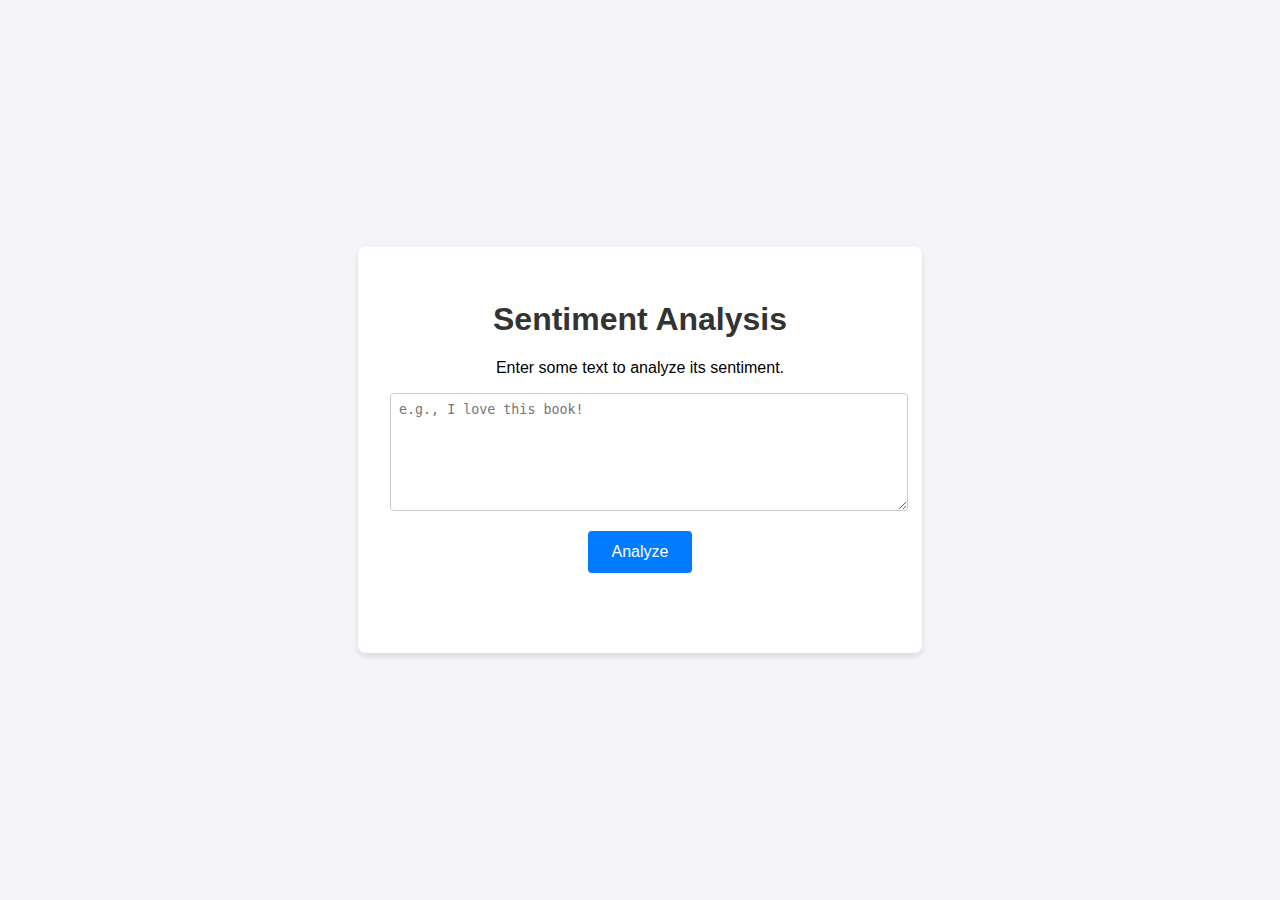
<file: examples/index.html>
<!DOCTYPE html>
<html lang="en">
<head>
    <meta charset="UTF-8">
    <meta name="viewport" content="width=device-width, initial-scale=1.0">
    <title>Sentiment Analysis Example</title>
    <link rel="stylesheet" href="style.css">
</head>
<body>
    <div class="container">
        <h1>Sentiment Analysis</h1>
        <p>Enter some text to analyze its sentiment.</p>
        <textarea id="text-input" placeholder="e.g., I love this book!"></textarea>
        <button id="analyze-btn">Analyze</button>
        <div id="result"></div>
    </div>
    <script src="app.js"></script>
</body>
</html>
</file>
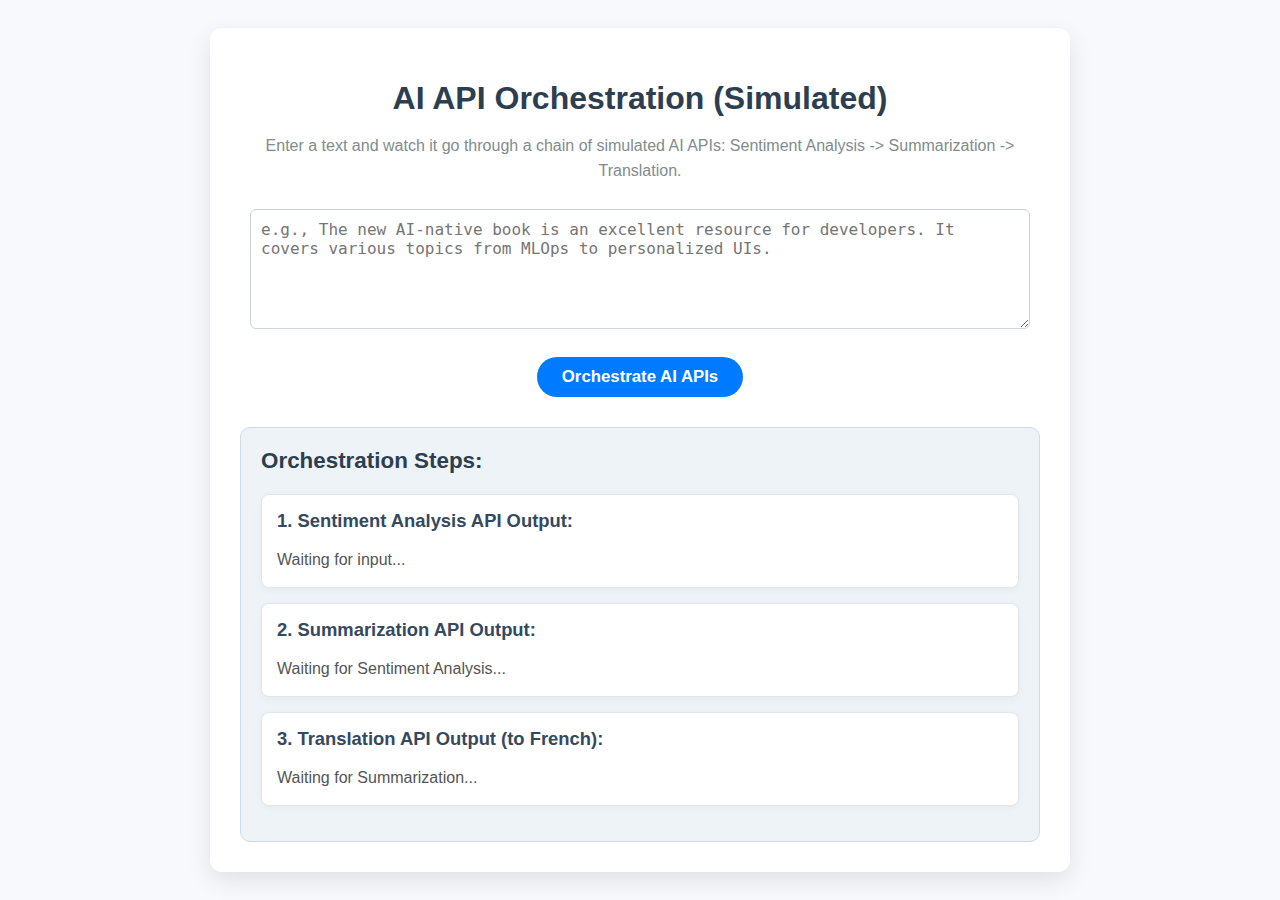
<file: examples/chapter10/index.html>
<!DOCTYPE html>
<html lang="en">
<head>
    <meta charset="UTF-8">
    <meta name="viewport" content="width=device-width, initial-scale=1.0">
    <title>Chapter 10: AI API Orchestration Example</title>
    <link rel="stylesheet" href="style.css">
</head>
<body>
    <div class="container">
        <h1>AI API Orchestration (Simulated)</h1>
        <p>Enter a text and watch it go through a chain of simulated AI APIs: Sentiment Analysis -> Summarization -> Translation.</p>
        
        <textarea id="input-text" placeholder="e.g., The new AI-native book is an excellent resource for developers. It covers various topics from MLOps to personalized UIs."></textarea>
        <button id="orchestrate-btn">Orchestrate AI APIs</button>

        <div id="results-area">
            <h2>Orchestration Steps:</h2>
            <div class="api-step" id="sentiment-step">
                <h3>1. Sentiment Analysis API Output:</h3>
                <p id="sentiment-output">Waiting for input...</p>
            </div>
            <div class="api-step" id="summarization-step">
                <h3>2. Summarization API Output:</h3>
                <p id="summarization-output">Waiting for Sentiment Analysis...</p>
            </div>
            <div class="api-step" id="translation-step">
                <h3>3. Translation API Output (to French):</h3>
                <p id="translation-output">Waiting for Summarization...</p>
            </div>
        </div>
    </div>
    <script src="app.js"></script>
</body>
</html>
</file>
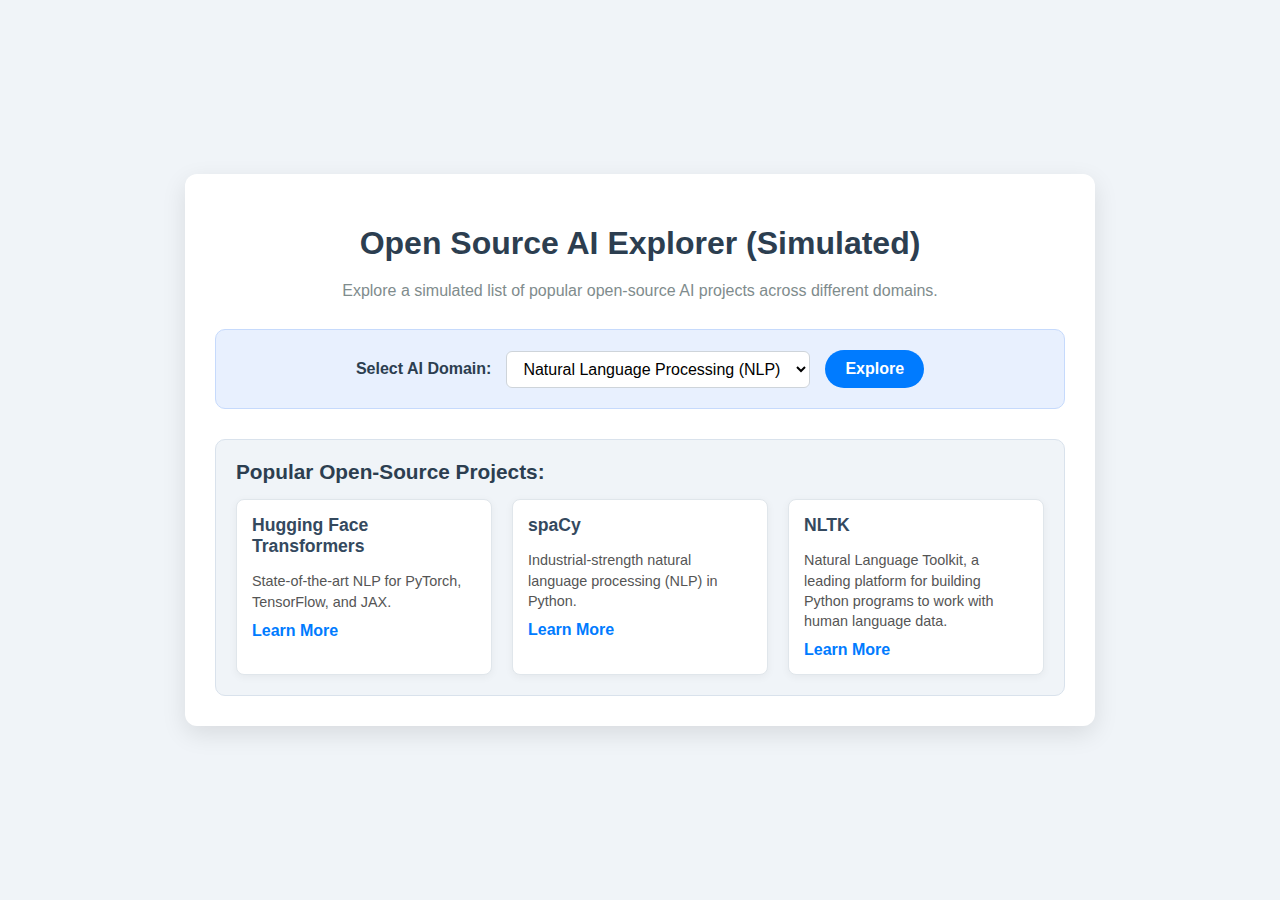
<file: examples/chapter11/index.html>
<!DOCTYPE html>
<html lang="en">
<head>
    <meta charset="UTF-8">
    <meta name="viewport" content="width=device-width, initial-scale=1.0">
    <title>Chapter 11: Open Source AI Explorer</title>
    <link rel="stylesheet" href="style.css">
</head>
<body>
    <div class="container">
        <h1>Open Source AI Explorer (Simulated)</h1>
        <p>Explore a simulated list of popular open-source AI projects across different domains.</p>
        
        <div class="selection-area">
            <label for="ai-domain-select">Select AI Domain:</label>
            <select id="ai-domain-select">
                <option value="nlp">Natural Language Processing (NLP)</option>
                <option value="cv">Computer Vision (CV)</option>
                <option value="mlops">MLOps & MLOps Tools</option>
                <option value="frameworks">ML Frameworks</option>
            </select>
            <button id="explore-btn">Explore</button>
        </div>

        <div id="projects-list-area">
            <h2>Popular Open-Source Projects:</h2>
            <div id="projects-container">
                <p>Select a domain and click 'Explore' to see projects.</p>
            </div>
        </div>
    </div>
    <script src="app.js"></script>
</body>
</html>
</file>
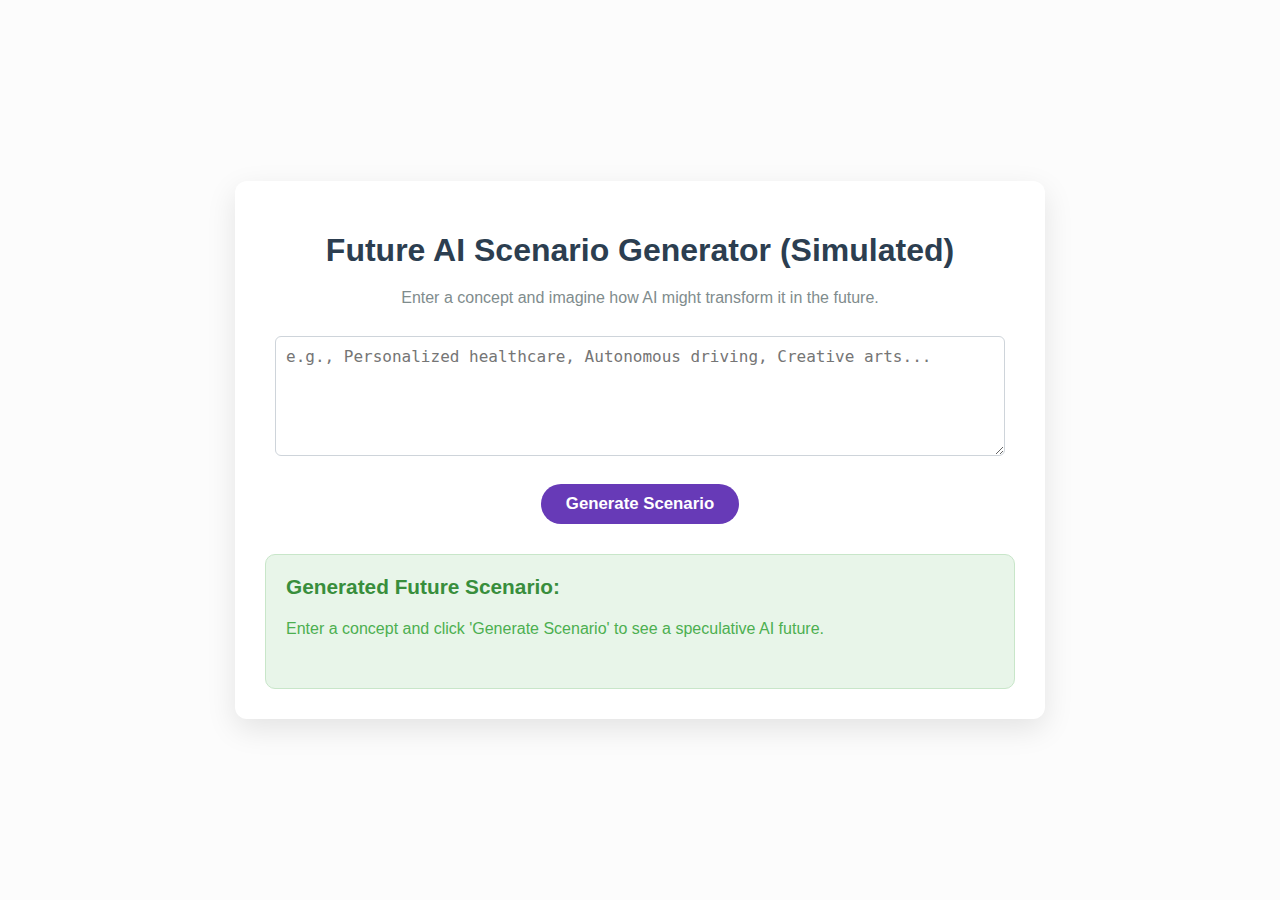
<file: examples/chapter12/index.html>
<!DOCTYPE html>
<html lang="en">
<head>
    <meta charset="UTF-8">
    <meta name="viewport" content="width=device-width, initial-scale=1.0">
    <title>Chapter 12: Future AI Scenario Generator</title>
    <link rel="stylesheet" href="style.css">
</head>
<body>
    <div class="container">
        <h1>Future AI Scenario Generator (Simulated)</h1>
        <p>Enter a concept and imagine how AI might transform it in the future.</p>
        
        <textarea id="future-concept-input" placeholder="e.g., Personalized healthcare, Autonomous driving, Creative arts..."></textarea>
        <button id="generate-scenario-btn">Generate Scenario</button>

        <div id="scenario-output-area">
            <h2>Generated Future Scenario:</h2>
            <p id="generated-scenario-text">Enter a concept and click 'Generate Scenario' to see a speculative AI future.</p>
        </div>
    </div>
    <script src="app.js"></script>
</body>
</html>
</file>
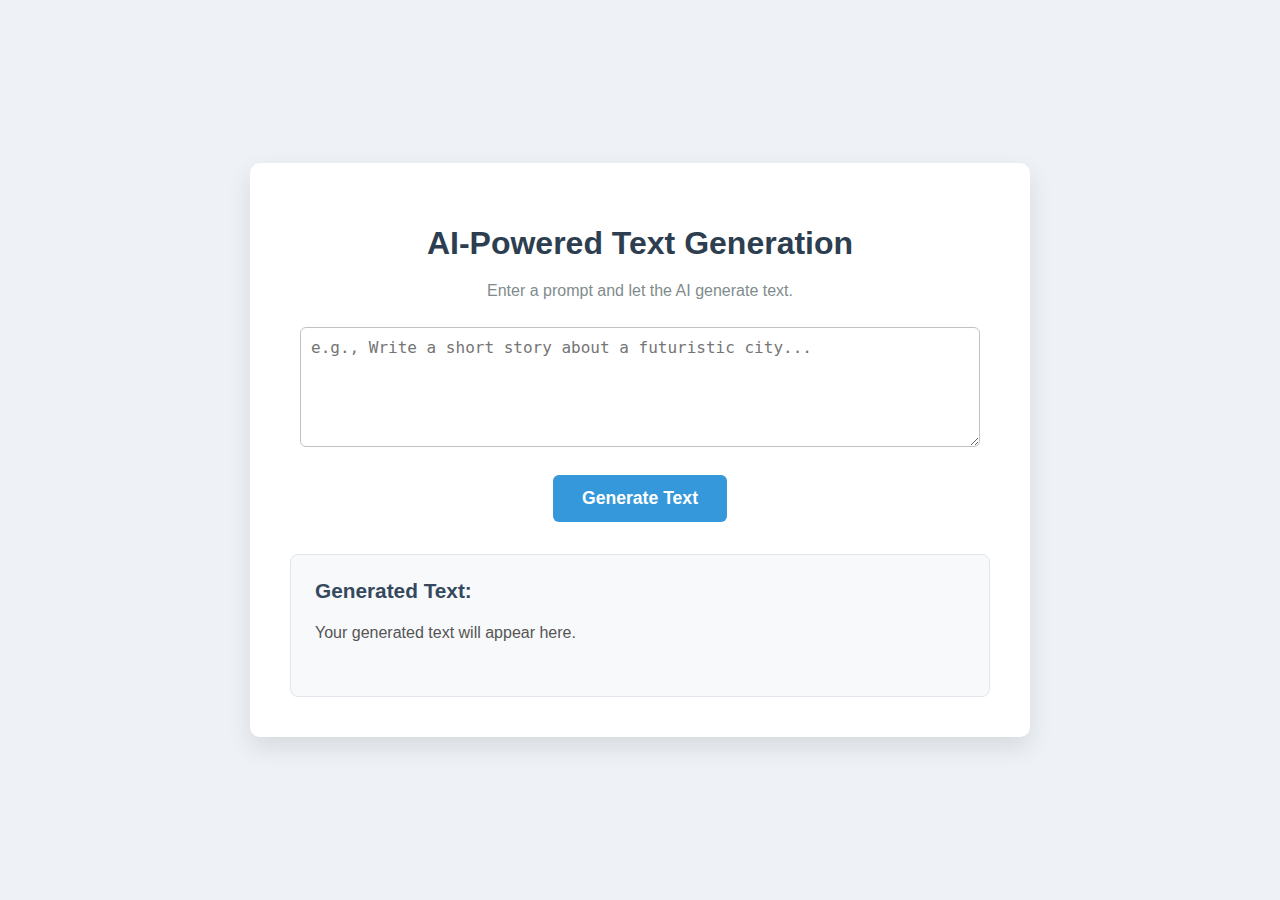
<file: examples/chapter2/index.html>
<!DOCTYPE html>
<html lang="en">
<head>
    <meta charset="UTF-8">
    <meta name="viewport" content="width=device-width, initial-scale=1.0">
    <title>Chapter 2: Text Generation Example</title>
    <link rel="stylesheet" href="style.css">
</head>
<body>
    <div class="container">
        <h1>AI-Powered Text Generation</h1>
        <p>Enter a prompt and let the AI generate text.</p>
        <textarea id="prompt-input" placeholder="e.g., Write a short story about a futuristic city..."></textarea>
        <button id="generate-btn">Generate Text</button>
        <div id="output-area">
            <h2>Generated Text:</h2>
            <p id="generated-text">Your generated text will appear here.</p>
        </div>
    </div>
    <script src="app.js"></script>
</body>
</html>
</file>
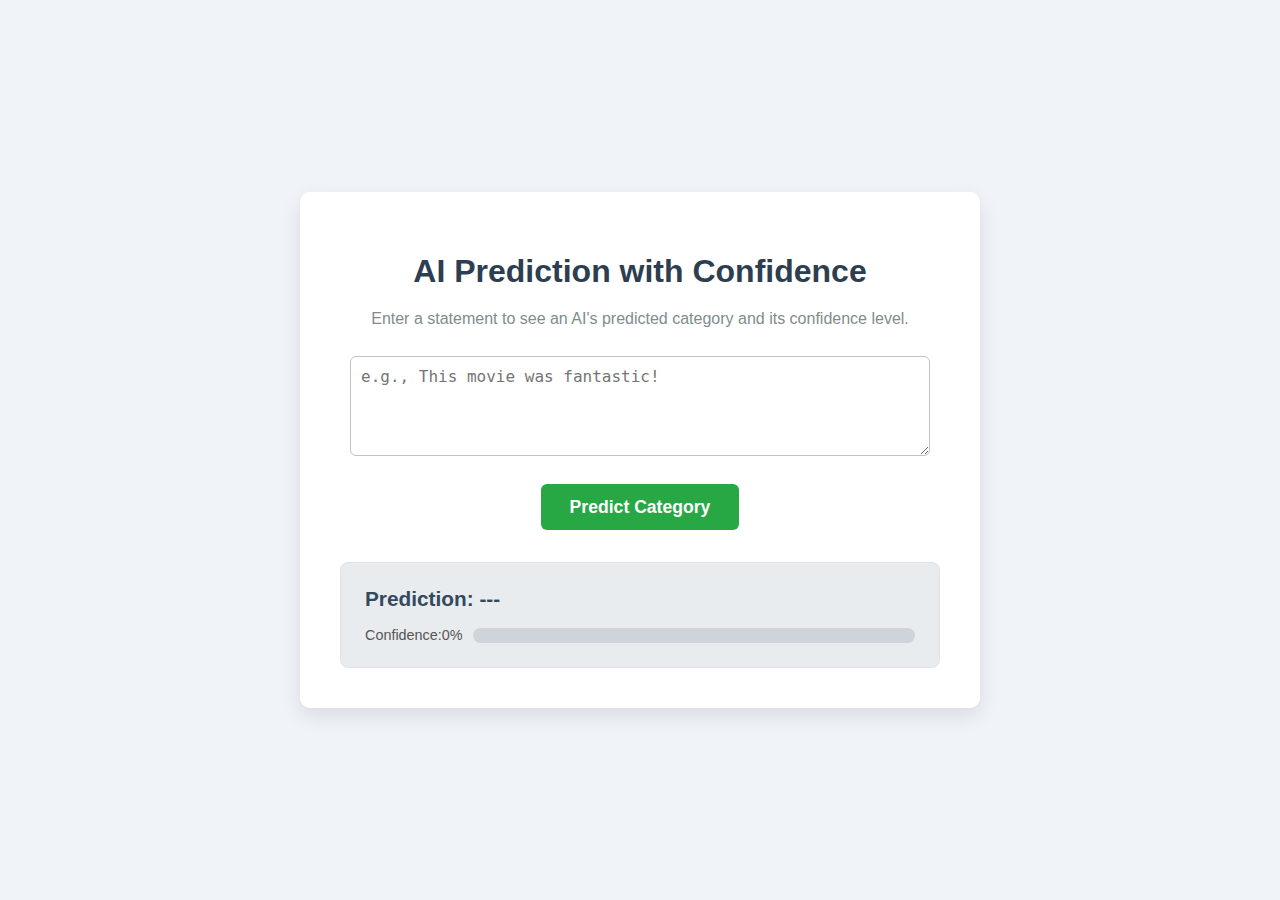
<file: examples/chapter3/index.html>
<!DOCTYPE html>
<html lang="en">
<head>
    <meta charset="UTF-8">
    <meta name="viewport" content="width=device-width, initial-scale=1.0">
    <title>Chapter 3: Uncertainty Visualization Example</title>
    <link rel="stylesheet" href="style.css">
</head>
<body>
    <div class="container">
        <h1>AI Prediction with Confidence</h1>
        <p>Enter a statement to see an AI's predicted category and its confidence level.</p>
        <textarea id="statement-input" placeholder="e.g., This movie was fantastic!"></textarea>
        <button id="predict-btn">Predict Category</button>
        <div id="result">
            <h2>Prediction: <span id="prediction-text">---</span></h2>
            <div class="confidence-bar-container">
                Confidence: <span id="confidence-percentage">0%</span>
                <div class="confidence-bar">
                    <div id="confidence-fill" style="width: 0%;"></div>
                </div>
            </div>
        </div>
    </div>
    <script src="app.js"></script>
</body>
</html>
</file>
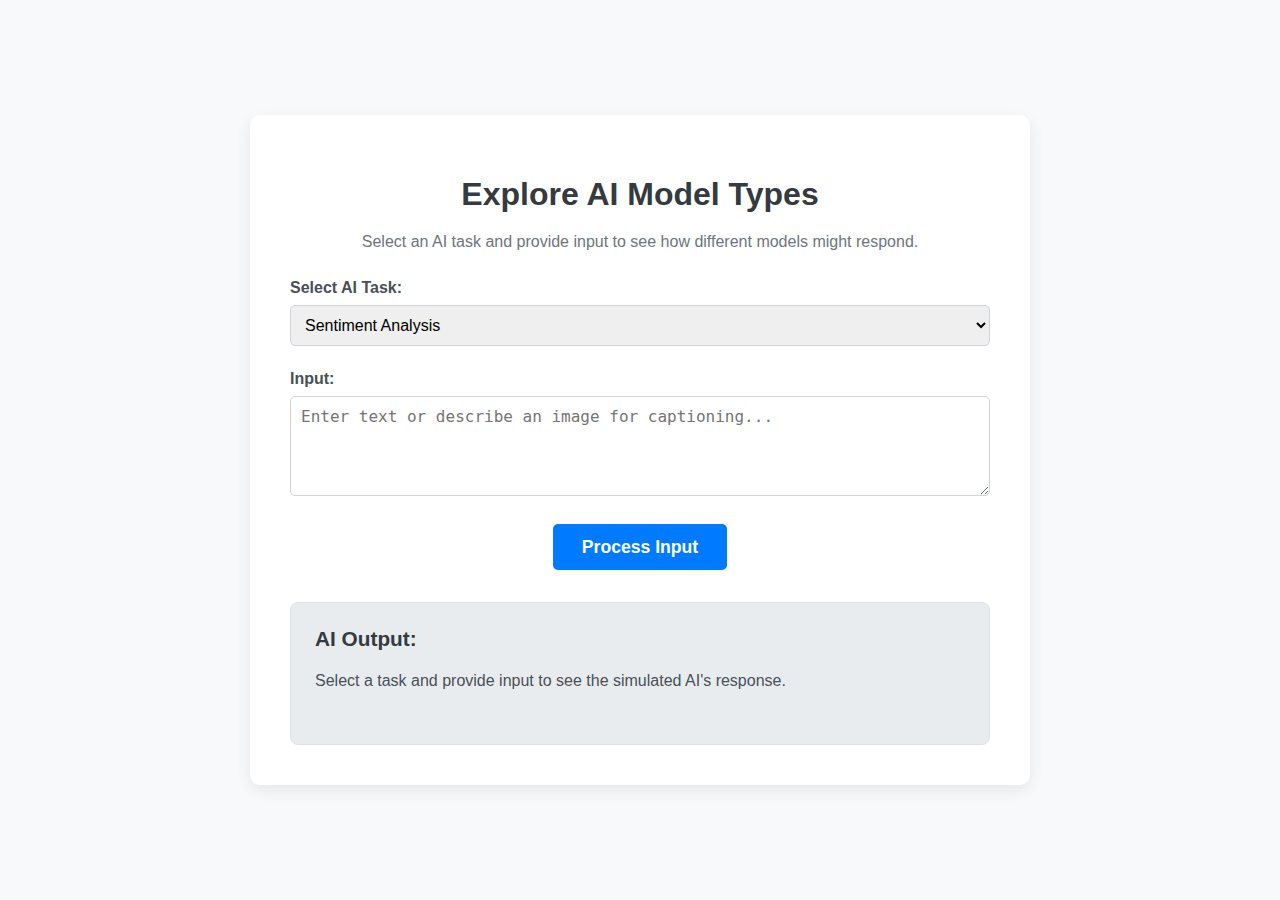
<file: examples/chapter4/index.html>
<!DOCTYPE html>
<html lang="en">
<head>
    <meta charset="UTF-8">
    <meta name="viewport" content="width=device-width, initial-scale=1.0">
    <title>Chapter 4: AI Model Types Example</title>
    <link rel="stylesheet" href="style.css">
</head>
<body>
    <div class="container">
        <h1>Explore AI Model Types</h1>
        <p>Select an AI task and provide input to see how different models might respond.</p>

        <div class="input-group">
            <label for="ai-task-select">Select AI Task:</label>
            <select id="ai-task-select">
                <option value="sentiment_analysis">Sentiment Analysis</option>
                <option value="text_summarization">Text Summarization</option>
                <option value="image_captioning">Image Captioning (Simulated)</option>
                <option value="translation">Language Translation</option>
            </select>
        </div>

        <div class="input-group">
            <label for="user-input-text">Input:</label>
            <textarea id="user-input-text" placeholder="Enter text or describe an image for captioning..."></textarea>
        </div>
        
        <button id="process-btn">Process Input</button>

        <div id="output-area">
            <h2>AI Output:</h2>
            <p id="ai-output-text">Select a task and provide input to see the simulated AI's response.</p>
        </div>
    </div>
    <script src="app.js"></script>
</body>
</html>
</file>
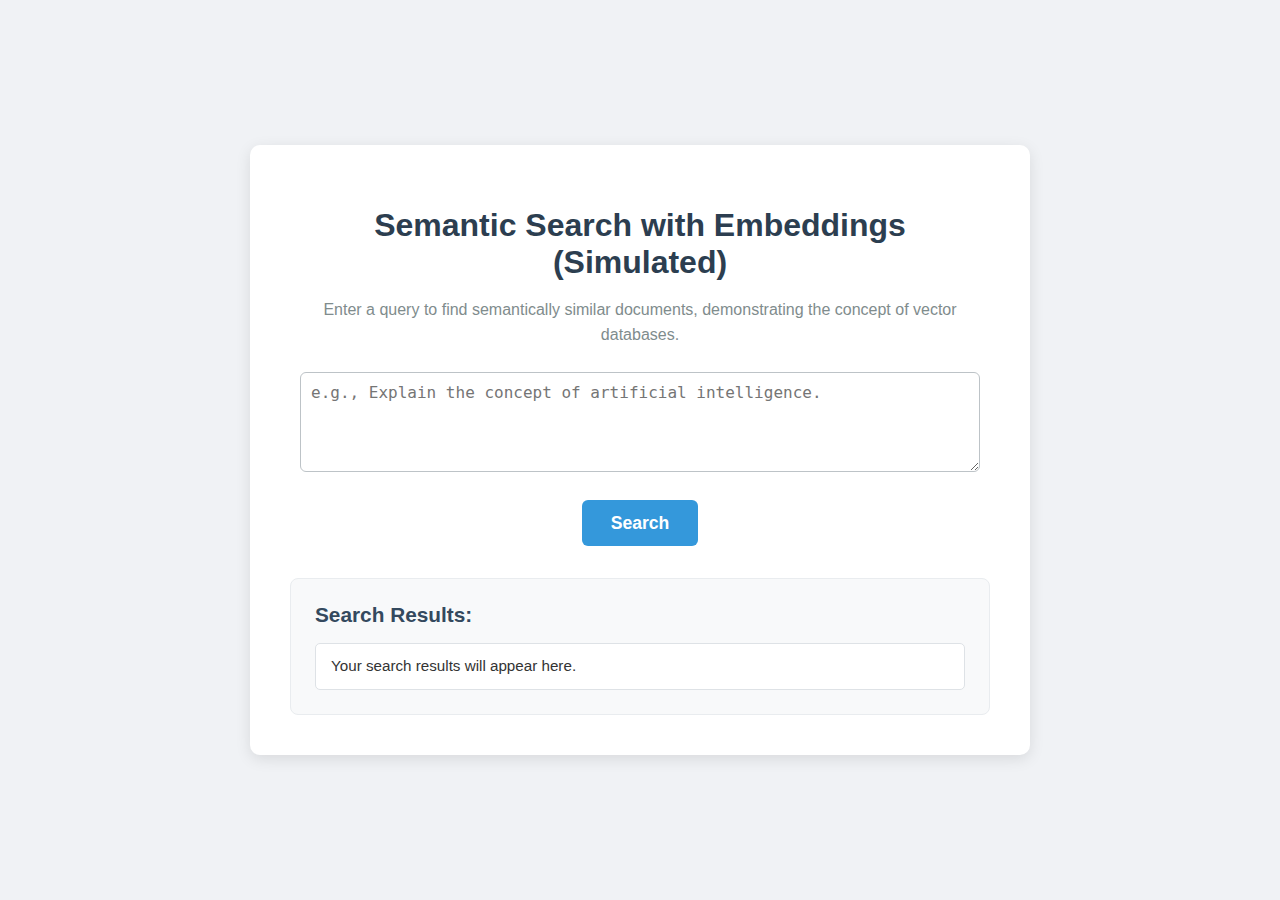
<file: examples/chapter5/index.html>
<!DOCTYPE html>
<html lang="en">
<head>
    <meta charset="UTF-8">
    <meta name="viewport" content="width=device-width, initial-scale=1.0">
    <title>Chapter 5: Semantic Search Example</title>
    <link rel="stylesheet" href="style.css">
</head>
<body>
    <div class="container">
        <h1>Semantic Search with Embeddings (Simulated)</h1>
        <p>Enter a query to find semantically similar documents, demonstrating the concept of vector databases.</p>
        <textarea id="search-query-input" placeholder="e.g., Explain the concept of artificial intelligence."></textarea>
        <button id="search-btn">Search</button>
        <div id="results-area">
            <h2>Search Results:</h2>
            <ul id="search-results-list">
                <li>Your search results will appear here.</li>
            </ul>
        </div>
    </div>
    <script src="app.js"></script>
</body>
</html>
</file>
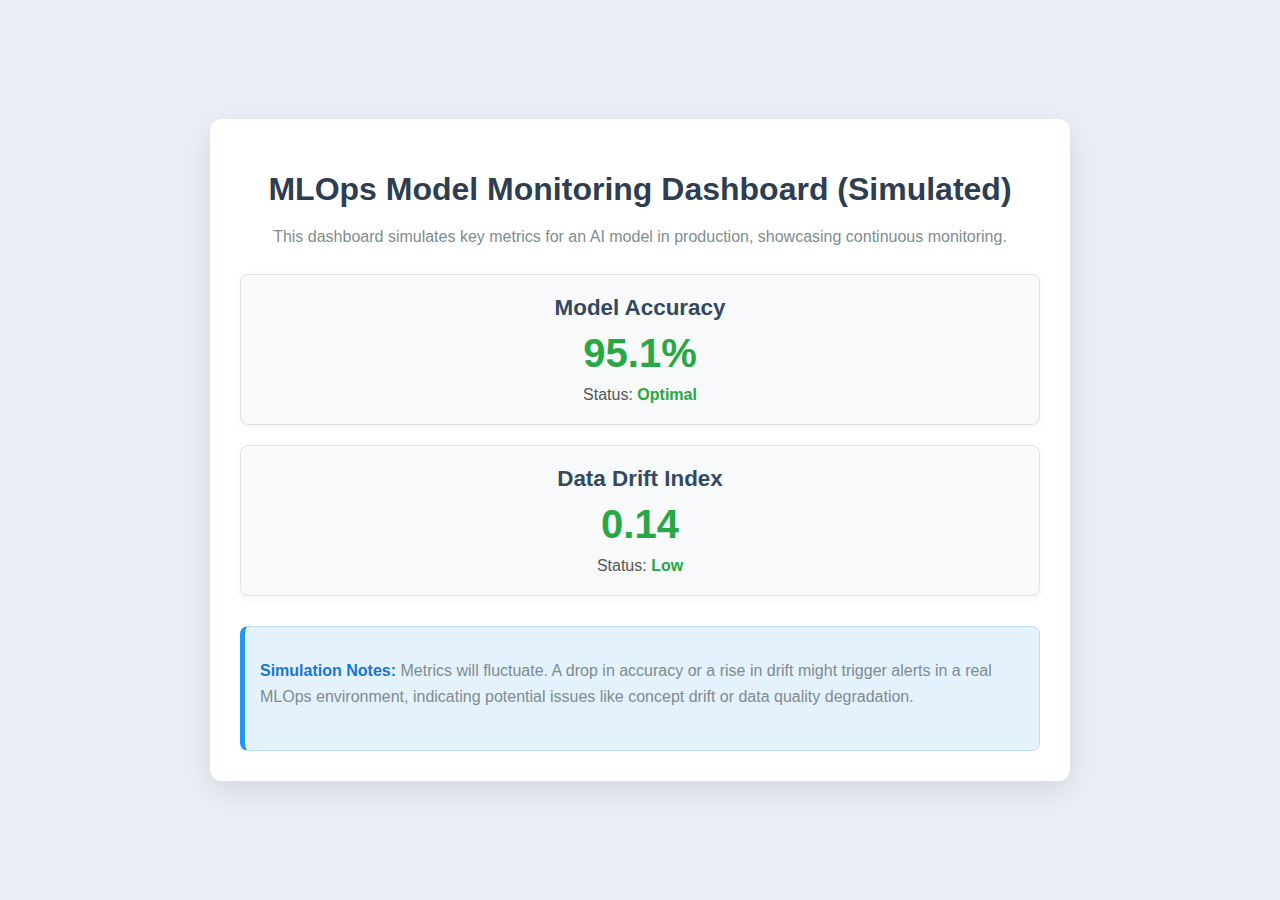
<file: examples/chapter6/index.html>
<!DOCTYPE html>
<html lang="en">
<head>
    <meta charset="UTF-8">
    <meta name="viewport" content="width=device-width, initial-scale=1.0">
    <title>Chapter 6: MLOps Monitoring Dashboard</title>
    <link rel="stylesheet" href="style.css">
</head>
<body>
    <div class="container">
        <h1>MLOps Model Monitoring Dashboard (Simulated)</h1>
        <p>This dashboard simulates key metrics for an AI model in production, showcasing continuous monitoring.</p>

        <div class="metric-card">
            <h2>Model Accuracy</h2>
            <div class="metric-value" id="accuracy-value">95.0%</div>
            <div class="metric-status" id="accuracy-status">Status: <span class="good">Optimal</span></div>
        </div>

        <div class="metric-card">
            <h2>Data Drift Index</h2>
            <div class="metric-value" id="drift-value">0.15</div>
            <div class="metric-status" id="drift-status">Status: <span class="good">Low</span></div>
        </div>

        <div class="info-box">
            <p><strong>Simulation Notes:</strong> Metrics will fluctuate. A drop in accuracy or a rise in drift
                might trigger alerts in a real MLOps environment, indicating potential issues like
                concept drift or data quality degradation.</p>
        </div>
    </div>
    <script src="app.js"></script>
</body>
</html>
</file>
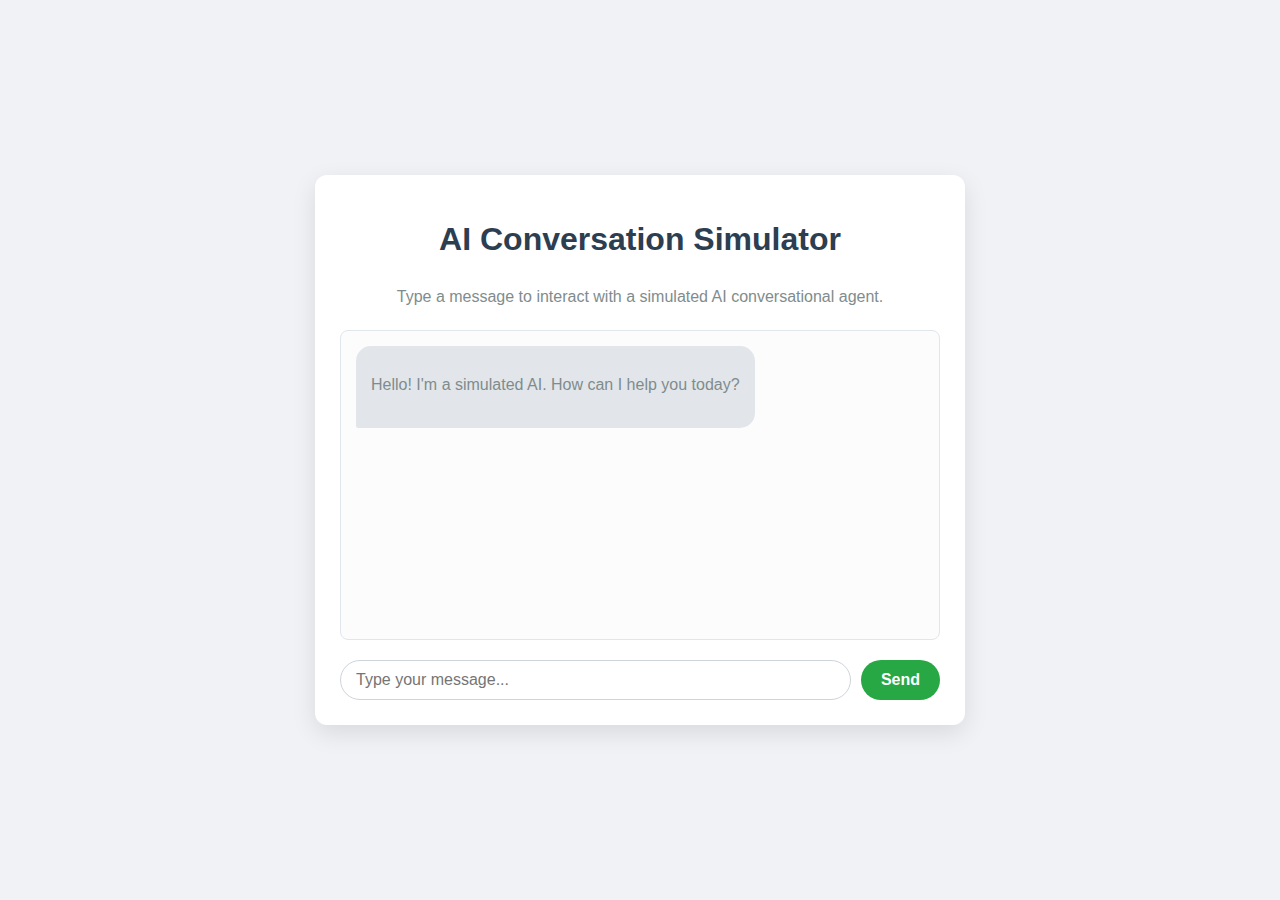
<file: examples/chapter7/index.html>
<!DOCTYPE html>
<html lang="en">
<head>
    <meta charset="UTF-8">
    <meta name="viewport" content="width=device-width, initial-scale=1.0">
    <title>Chapter 7: Conversational AI Example</title>
    <link rel="stylesheet" href="style.css">
</head>
<body>
    <div class="container">
        <h1>AI Conversation Simulator</h1>
        <p>Type a message to interact with a simulated AI conversational agent.</p>
        
        <div class="chat-window" id="chat-window">
            <div class="message ai-message">
                <p>Hello! I'm a simulated AI. How can I help you today?</p>
            </div>
        </div>

        <div class="chat-input">
            <input type="text" id="user-input" placeholder="Type your message...">
            <button id="send-btn">Send</button>
        </div>
    </div>
    <script src="app.js"></script>
</body>
</html>
</file>
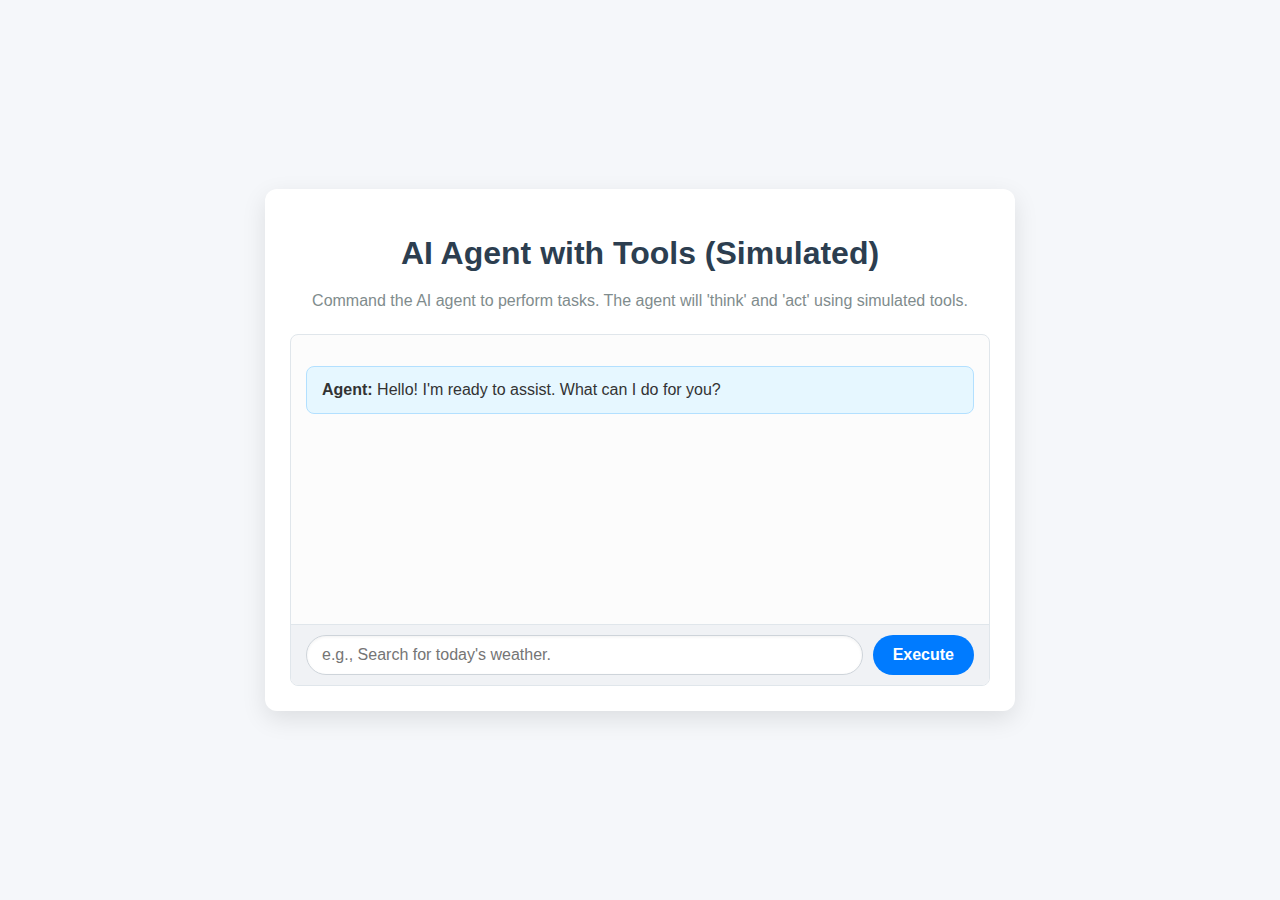
<file: examples/chapter8/index.html>
<!DOCTYPE html>
<html lang="en">
<head>
    <meta charset="UTF-8">
    <meta name="viewport" content="width=device-width, initial-scale=1.0">
    <title>Chapter 8: AI Agent Simulation Example</title>
    <link rel="stylesheet" href="style.css">
</head>
<body>
    <div class="container">
        <h1>AI Agent with Tools (Simulated)</h1>
        <p>Command the AI agent to perform tasks. The agent will 'think' and 'act' using simulated tools.</p>
        
        <div class="agent-console">
            <div class="agent-output" id="agent-output">
                <p class="agent-message"><strong>Agent:</strong> Hello! I'm ready to assist. What can I do for you?</p>
            </div>
            <div class="agent-input">
                <input type="text" id="command-input" placeholder="e.g., Search for today's weather.">
                <button id="send-command-btn">Execute</button>
            </div>
        </div>
    </div>
    <script src="app.js"></script>
</body>
</html>
</file>
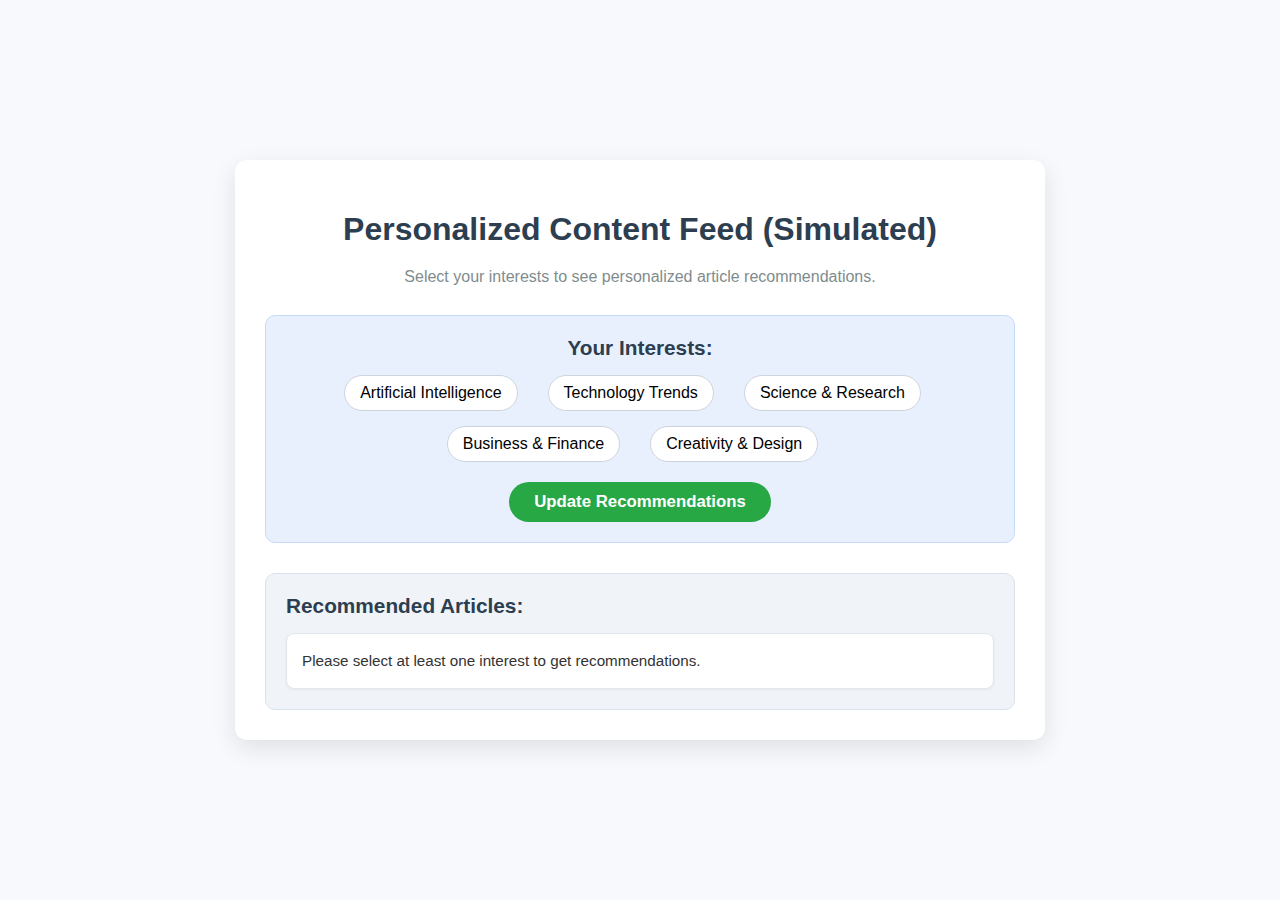
<file: examples/chapter9/index.html>
<!DOCTYPE html>
<html lang="en">
<head>
    <meta charset="UTF-8">
    <meta name="viewport" content="width=device-width, initial-scale=1.0">
    <title>Chapter 9: Personalization Example</title>
    <link rel="stylesheet" href="style.css">
</head>
<body>
    <div class="container">
        <h1>Personalized Content Feed (Simulated)</h1>
        <p>Select your interests to see personalized article recommendations.</p>
        
        <div class="preferences-selection">
            <h2>Your Interests:</h2>
            <div class="checkbox-group">
                <input type="checkbox" id="ai" value="AI"> <label for="ai">Artificial Intelligence</label><br>
                <input type="checkbox" id="tech" value="Tech"> <label for="tech">Technology Trends</label><br>
                <input type="checkbox" id="science" value="Science"> <label for="science">Science & Research</label><br>
                <input type="checkbox" id="business" value="Business"> <label for="business">Business & Finance</label><br>
                <input type="checkbox" id="creativity" value="Creativity"> <label for="creativity">Creativity & Design</label><br>
            </div>
            <button id="update-recommendations-btn">Update Recommendations</button>
        </div>

        <div id="recommendations-area">
            <h2>Recommended Articles:</h2>
            <ul id="recommendations-list">
                <li>Select your interests and click 'Update Recommendations' to see personalized content.</li>
            </ul>
        </div>
    </div>
    <script src="app.js"></script>
</body>
</html>
</file>
<file: examples/style.css>
body {
    font-family: sans-serif;
    background-color: #f4f4f9;
    display: flex;
    justify-content: center;
    align-items: center;
    height: 100vh;
    margin: 0;
}

.container {
    background: #fff;
    padding: 2rem;
    border-radius: 8px;
    box-shadow: 0 4px 6px rgba(0, 0, 0, 0.1);
    text-align: center;
    width: 90%;
    max-width: 500px;
}

h1 {
    color: #333;
}

textarea {
    width: 100%;
    height: 100px;
    padding: 0.5rem;
    border-radius: 4px;
    border: 1px solid #ccc;
    margin-bottom: 1rem;
    resize: vertical;
}

button {
    background-color: #007bff;
    color: #fff;
    border: none;
    padding: 0.75rem 1.5rem;
    border-radius: 4px;
    cursor: pointer;
    font-size: 1rem;
}

button:hover {
    background-color: #0056b3;
}

#result {
    margin-top: 1rem;
    padding: 1rem;
    border-radius: 4px;
    font-size: 1.2rem;
}

.positive {
    background-color: #d4edda;
    color: #155724;
}

.negative {
    background-color: #f8d7da;
    color: #721c24;
}

.neutral {
    background-color: #e2e3e5;
    color: #383d41;
}
</file>
<file: examples/chapter10/style.css>
body {
    font-family: 'Segoe UI', Tahoma, Geneva, Verdana, sans-serif;
    background-color: #f7f9fc;
    display: flex;
    justify-content: center;
    align-items: center;
    min-height: 100vh;
    margin: 0;
    padding: 20px;
    box-sizing: border-box;
}

.container {
    background: #ffffff;
    padding: 30px;
    border-radius: 12px;
    box-shadow: 0 8px 25px rgba(0, 0, 0, 0.1);
    text-align: center;
    width: 90%;
    max-width: 800px;
}

h1 {
    color: #2c3e50;
    margin-bottom: 15px;
}

p {
    color: #7f8c8d;
    margin-bottom: 25px;
    line-height: 1.6;
}

textarea {
    width: calc(100% - 20px);
    height: 120px;
    padding: 10px;
    margin-bottom: 1.5rem;
    border: 1px solid #ced4da;
    border-radius: 6px;
    font-size: 1rem;
    resize: vertical;
    box-sizing: border-box;
}

button {
    background-color: #007bff; /* Blue for Orchestrate */
    color: #fff;
    border: none;
    padding: 10px 25px;
    border-radius: 25px;
    cursor: pointer;
    font-size: 1.05rem;
    font-weight: bold;
    transition: background-color 0.3s ease;
}

button:hover {
    background-color: #0056b3;
}

#results-area {
    margin-top: 30px;
    padding: 20px;
    background-color: #eef3f8;
    border: 1px solid #d0dae6;
    border-radius: 10px;
    text-align: left;
}

#results-area h2 {
    color: #2c3e50;
    margin-top: 0;
    margin-bottom: 20px;
    font-size: 1.4rem;
}

.api-step {
    background-color: #ffffff;
    border: 1px solid #e0e6eb;
    border-radius: 8px;
    padding: 15px;
    margin-bottom: 15px;
    box-shadow: 0 2px 8px rgba(0, 0, 0, 0.04);
}

.api-step h3 {
    color: #34495e;
    margin-top: 0;
    margin-bottom: 10px;
    font-size: 1.15rem;
}

.api-step p {
    color: #555;
    margin-bottom: 0;
    line-height: 1.5;
}
</file>
<file: examples/chapter11/style.css>
body {
    font-family: 'Segoe UI', Tahoma, Geneva, Verdana, sans-serif;
    background-color: #f0f4f8;
    display: flex;
    justify-content: center;
    align-items: center;
    min-height: 100vh;
    margin: 0;
    padding: 20px;
    box-sizing: border-box;
}

.container {
    background: #ffffff;
    padding: 30px;
    border-radius: 12px;
    box-shadow: 0 8px 25px rgba(0, 0, 0, 0.1);
    text-align: center;
    width: 90%;
    max-width: 850px;
}

h1 {
    color: #2c3e50;
    margin-bottom: 15px;
}

p {
    color: #7f8c8d;
    margin-bottom: 25px;
    line-height: 1.6;
}

.selection-area {
    background-color: #e8f0fe;
    border: 1px solid #c6dafc;
    border-radius: 10px;
    padding: 20px;
    margin-bottom: 30px;
    display: flex;
    justify-content: center;
    align-items: center;
    gap: 15px;
    flex-wrap: wrap;
}

.selection-area label {
    color: #2c3e50;
    font-weight: bold;
}

.selection-area select {
    padding: 8px 12px;
    border: 1px solid #ced4da;
    border-radius: 6px;
    font-size: 1rem;
    background-color: #ffffff;
}

.selection-area button {
    background-color: #007bff;
    color: #fff;
    border: none;
    padding: 10px 20px;
    border-radius: 20px;
    cursor: pointer;
    font-size: 1rem;
    font-weight: bold;
    transition: background-color 0.3s ease;
}

.selection-area button:hover {
    background-color: #0056b3;
}

#projects-list-area {
    margin-top: 30px;
    padding: 20px;
    background-color: #f0f4f8;
    border: 1px solid #d9e2ec;
    border-radius: 10px;
    text-align: left;
}

#projects-list-area h2 {
    color: #2c3e50;
    margin-top: 0;
    margin-bottom: 15px;
    font-size: 1.3rem;
}

#projects-container {
    display: grid;
    grid-template-columns: repeat(auto-fit, minmax(250px, 1fr));
    gap: 20px;
}

.project-card {
    background-color: #ffffff;
    border: 1px solid #e0e6eb;
    border-radius: 8px;
    padding: 15px;
    box-shadow: 0 2px 8px rgba(0, 0, 0, 0.05);
    transition: transform 0.2s ease, box-shadow 0.2s ease;
}

.project-card:hover {
    transform: translateY(-5px);
    box-shadow: 0 4px 12px rgba(0, 0, 0, 0.1);
}

.project-card h3 {
    color: #34495e;
    margin-top: 0;
    margin-bottom: 8px;
    font-size: 1.1rem;
}

.project-card p {
    color: #555;
    font-size: 0.9rem;
    line-height: 1.4;
    margin-bottom: 10px;
}

.project-card a {
    color: #007bff;
    text-decoration: none;
    font-weight: bold;
}

.project-card a:hover {
    text-decoration: underline;
}
</file>
<file: examples/chapter12/style.css>
body {
    font-family: 'Segoe UI', Tahoma, Geneva, Verdana, sans-serif;
    background-color: #fcfcfc;
    display: flex;
    justify-content: center;
    align-items: center;
    min-height: 100vh;
    margin: 0;
    padding: 20px;
    box-sizing: border-box;
}

.container {
    background: #ffffff;
    padding: 30px;
    border-radius: 12px;
    box-shadow: 0 10px 30px rgba(0, 0, 0, 0.1);
    text-align: center;
    width: 90%;
    max-width: 750px;
}

h1 {
    color: #2c3e50;
    margin-bottom: 15px;
}

p {
    color: #7f8c8d;
    margin-bottom: 25px;
    line-height: 1.6;
}

textarea {
    width: calc(100% - 20px);
    height: 120px;
    padding: 10px;
    margin-bottom: 1.5rem;
    border: 1px solid #ced4da;
    border-radius: 6px;
    font-size: 1rem;
    resize: vertical;
    box-sizing: border-box;
}

button {
    background-color: #673AB7; /* Purple for future vision */
    color: #fff;
    border: none;
    padding: 10px 25px;
    border-radius: 25px;
    cursor: pointer;
    font-size: 1.05rem;
    font-weight: bold;
    transition: background-color 0.3s ease;
}

button:hover {
    background-color: #512DA8;
}

#scenario-output-area {
    margin-top: 30px;
    padding: 20px;
    background-color: #e8f5e9; /* Light green background */
    border: 1px solid #c8e6c9;
    border-radius: 10px;
    text-align: left;
}

#scenario-output-area h2 {
    color: #388e3c; /* Green header */
    margin-top: 0;
    margin-bottom: 15px;
    font-size: 1.3rem;
}

#generated-scenario-text {
    color: #4CAF50; /* Darker green text */
    line-height: 1.8;
    white-space: pre-wrap;
}
</file>
<file: examples/chapter2/style.css>
body {
    font-family: sans-serif;
    background-color: #eef2f6;
    display: flex;
    justify-content: center;
    align-items: center;
    min-height: 100vh;
    margin: 0;
    padding: 20px;
    box-sizing: border-box;
}

.container {
    background: #ffffff;
    padding: 2.5rem;
    border-radius: 10px;
    box-shadow: 0 10px 25px rgba(0, 0, 0, 0.1);
    text-align: center;
    width: 90%;
    max-width: 700px;
}

h1 {
    color: #2c3e50;
    margin-bottom: 1rem;
}

p {
    color: #7f8c8d;
    margin-bottom: 1.5rem;
    line-height: 1.6;
}

textarea {
    width: calc(100% - 20px);
    height: 120px;
    padding: 10px;
    margin-bottom: 1.5rem;
    border: 1px solid #bdc3c7;
    border-radius: 6px;
    font-size: 1rem;
    resize: vertical;
    box-sizing: border-box;
}

button {
    background-color: #3498db;
    color: #fff;
    border: none;
    padding: 0.8rem 1.8rem;
    border-radius: 6px;
    cursor: pointer;
    font-size: 1.1rem;
    font-weight: bold;
    transition: background-color 0.3s ease;
}

button:hover {
    background-color: #2980b9;
}

#output-area {
    margin-top: 2rem;
    padding: 1.5rem;
    background-color: #f8f9fa;
    border: 1px solid #e0e6eb;
    border-radius: 8px;
    text-align: left;
}

#output-area h2 {
    color: #34495e;
    margin-top: 0;
    margin-bottom: 1rem;
    font-size: 1.3rem;
}

#generated-text {
    color: #555;
    line-height: 1.8;
    white-space: pre-wrap; /* Preserve line breaks and spaces */
}
</file>
<file: examples/chapter3/style.css>
body {
    font-family: sans-serif;
    background-color: #f0f4f8;
    display: flex;
    justify-content: center;
    align-items: center;
    min-height: 100vh;
    margin: 0;
    padding: 20px;
    box-sizing: border-box;
}

.container {
    background: #ffffff;
    padding: 2.5rem;
    border-radius: 10px;
    box-shadow: 0 8px 20px rgba(0, 0, 0, 0.1);
    text-align: center;
    width: 90%;
    max-width: 600px;
}

h1 {
    color: #2c3e50;
    margin-bottom: 1rem;
}

p {
    color: #7f8c8d;
    margin-bottom: 1.5rem;
    line-height: 1.6;
}

textarea {
    width: calc(100% - 20px);
    height: 100px;
    padding: 10px;
    margin-bottom: 1.5rem;
    border: 1px solid #bdc3c7;
    border-radius: 6px;
    font-size: 1rem;
    resize: vertical;
    box-sizing: border-box;
}

button {
    background-color: #28a745; /* Green for predict */
    color: #fff;
    border: none;
    padding: 0.8rem 1.8rem;
    border-radius: 6px;
    cursor: pointer;
    font-size: 1.1rem;
    font-weight: bold;
    transition: background-color 0.3s ease;
}

button:hover {
    background-color: #218838;
}

#result {
    margin-top: 2rem;
    padding: 1.5rem;
    background-color: #e9ecef;
    border: 1px solid #dee2e6;
    border-radius: 8px;
    text-align: left;
}

#result h2 {
    color: #34495e;
    margin-top: 0;
    margin-bottom: 1rem;
    font-size: 1.3rem;
}

.confidence-bar-container {
    display: flex;
    align-items: center;
    font-size: 0.9rem;
    color: #555;
}

.confidence-bar {
    flex-grow: 1;
    height: 15px;
    background-color: #ced4da;
    border-radius: 8px;
    margin-left: 10px;
    overflow: hidden;
}

#confidence-fill {
    height: 100%;
    background-color: #007bff; /* Blue for confidence */
    border-radius: 8px;
    transition: width 0.5s ease-in-out;
}
</file>
<file: examples/chapter4/style.css>
body {
    font-family: sans-serif;
    background-color: #f8f9fa;
    display: flex;
    justify-content: center;
    align-items: center;
    min-height: 100vh;
    margin: 0;
    padding: 20px;
    box-sizing: border-box;
}

.container {
    background: #ffffff;
    padding: 2.5rem;
    border-radius: 10px;
    box-shadow: 0 5px 15px rgba(0, 0, 0, 0.08);
    text-align: center;
    width: 90%;
    max-width: 700px;
}

h1 {
    color: #343a40;
    margin-bottom: 1rem;
}

p {
    color: #6c757d;
    margin-bottom: 1.5rem;
    line-height: 1.6;
}

.input-group {
    margin-bottom: 1.5rem;
    text-align: left;
}

.input-group label {
    display: block;
    margin-bottom: 0.5rem;
    color: #495057;
    font-weight: bold;
}

.input-group select,
.input-group textarea {
    width: 100%;
    padding: 10px;
    border: 1px solid #ced4da;
    border-radius: 5px;
    font-size: 1rem;
    box-sizing: border-box;
}

.input-group textarea {
    min-height: 100px;
    resize: vertical;
}

button {
    background-color: #007bff;
    color: #fff;
    border: none;
    padding: 0.8rem 1.8rem;
    border-radius: 5px;
    cursor: pointer;
    font-size: 1.1rem;
    font-weight: bold;
    transition: background-color 0.3s ease;
}

button:hover {
    background-color: #0056b3;
}

#output-area {
    margin-top: 2rem;
    padding: 1.5rem;
    background-color: #e9ecef;
    border: 1px solid #dee2e6;
    border-radius: 8px;
    text-align: left;
}

#output-area h2 {
    color: #343a40;
    margin-top: 0;
    margin-bottom: 1rem;
    font-size: 1.3rem;
}

#ai-output-text {
    color: #495057;
    line-height: 1.8;
    white-space: pre-wrap;
}
</file>
<file: examples/chapter5/style.css>
body {
    font-family: sans-serif;
    background-color: #f0f2f5;
    display: flex;
    justify-content: center;
    align-items: center;
    min-height: 100vh;
    margin: 0;
    padding: 20px;
    box-sizing: border-box;
}

.container {
    background: #ffffff;
    padding: 2.5rem;
    border-radius: 10px;
    box-shadow: 0 4px 15px rgba(0, 0, 0, 0.1);
    text-align: center;
    width: 90%;
    max-width: 700px;
}

h1 {
    color: #2c3e50;
    margin-bottom: 1rem;
}

p {
    color: #7f8c8d;
    margin-bottom: 1.5rem;
    line-height: 1.6;
}

textarea {
    width: calc(100% - 20px);
    height: 100px;
    padding: 10px;
    margin-bottom: 1.5rem;
    border: 1px solid #bdc3c7;
    border-radius: 6px;
    font-size: 1rem;
    resize: vertical;
    box-sizing: border-box;
}

button {
    background-color: #3498db; /* Blue for search */
    color: #fff;
    border: none;
    padding: 0.8rem 1.8rem;
    border-radius: 6px;
    cursor: pointer;
    font-size: 1.1rem;
    font-weight: bold;
    transition: background-color 0.3s ease;
}

button:hover {
    background-color: #2980b9;
}

#results-area {
    margin-top: 2rem;
    padding: 1.5rem;
    background-color: #f8f9fa;
    border: 1px solid #e9ecef;
    border-radius: 8px;
    text-align: left;
}

#results-area h2 {
    color: #34495e;
    margin-top: 0;
    margin-bottom: 1rem;
    font-size: 1.3rem;
}

#search-results-list {
    list-style-type: none;
    padding: 0;
    margin: 0;
}

#search-results-list li {
    background-color: #ffffff;
    border: 1px solid #dee2e6;
    border-radius: 5px;
    padding: 10px 15px;
    margin-bottom: 10px;
    font-size: 0.95rem;
    color: #333;
    line-height: 1.6;
}

#search-results-list li:last-child {
    margin-bottom: 0;
}
</file>
<file: examples/chapter6/style.css>
body {
    font-family: 'Segoe UI', Tahoma, Geneva, Verdana, sans-serif;
    background-color: #e9eff5;
    display: flex;
    justify-content: center;
    align-items: center;
    min-height: 100vh;
    margin: 0;
    padding: 20px;
    box-sizing: border-box;
}

.container {
    background: #ffffff;
    padding: 30px;
    border-radius: 12px;
    box-shadow: 0 10px 30px rgba(0, 0, 0, 0.1);
    text-align: center;
    width: 90%;
    max-width: 800px;
}

h1 {
    color: #2c3e50;
    margin-bottom: 15px;
}

p {
    color: #7f8c8d;
    margin-bottom: 25px;
    line-height: 1.6;
}

.metric-card {
    background-color: #f8f9fa;
    border: 1px solid #dee2e6;
    border-radius: 8px;
    padding: 20px;
    margin-bottom: 20px;
    box-shadow: 0 2px 8px rgba(0, 0, 0, 0.05);
}

.metric-card h2 {
    color: #34495e;
    margin-top: 0;
    margin-bottom: 10px;
    font-size: 1.4rem;
}

.metric-value {
    font-size: 2.5rem;
    font-weight: bold;
    color: #3498db; /* Default blue */
    margin-bottom: 10px;
}

.metric-status {
    font-size: 1rem;
    color: #555;
}

.metric-status span {
    font-weight: bold;
}

/* Status colors */
.good {
    color: #28a745; /* Green */
}

.warning {
    color: #ffc107; /* Orange */
}

.critical {
    color: #dc3545; /* Red */
}

.info-box {
    background-color: #e3f2fd;
    border: 1px solid #bbdefb;
    border-left: 5px solid #2196f3;
    border-radius: 8px;
    padding: 15px;
    margin-top: 30px;
    text-align: left;
    color: #2196f3;
}

.info-box strong {
    color: #1976d2;
}
</file>
<file: examples/chapter7/style.css>
body {
    font-family: 'Segoe UI', Tahoma, Geneva, Verdana, sans-serif;
    background-color: #f0f2f5;
    display: flex;
    justify-content: center;
    align-items: center;
    min-height: 100vh;
    margin: 0;
    padding: 20px;
    box-sizing: border-box;
}

.container {
    background: #ffffff;
    padding: 25px;
    border-radius: 12px;
    box-shadow: 0 8px 25px rgba(0, 0, 0, 0.1);
    text-align: center;
    width: 90%;
    max-width: 600px;
    display: flex;
    flex-direction: column;
    min-height: 500px;
}

h1 {
    color: #2c3e50;
    margin-bottom: 10px;
}

p {
    color: #7f8c8d;
    margin-bottom: 20px;
    line-height: 1.6;
}

.chat-window {
    flex-grow: 1;
    border: 1px solid #e0e6eb;
    border-radius: 8px;
    padding: 15px;
    margin-bottom: 20px;
    overflow-y: auto;
    background-color: #fcfcfc;
    display: flex;
    flex-direction: column;
    gap: 10px;
}

.message {
    max-width: 80%;
    padding: 10px 15px;
    border-radius: 15px;
    line-height: 1.5;
    word-wrap: break-word;
}

.user-message {
    background-color: #007bff;
    color: #ffffff;
    align-self: flex-end;
    border-bottom-right-radius: 2px;
}

.ai-message {
    background-color: #e2e6ea;
    color: #333333;
    align-self: flex-start;
    border-bottom-left-radius: 2px;
}

.chat-input {
    display: flex;
    gap: 10px;
}

.chat-input input[type="text"] {
    flex-grow: 1;
    padding: 10px 15px;
    border: 1px solid #ced4da;
    border-radius: 20px;
    font-size: 1rem;
}

.chat-input button {
    background-color: #28a745;
    color: #fff;
    border: none;
    padding: 10px 20px;
    border-radius: 20px;
    cursor: pointer;
    font-size: 1rem;
    font-weight: bold;
    transition: background-color 0.3s ease;
}

.chat-input button:hover {
    background-color: #218838;
}
</file>
<file: examples/chapter8/style.css>
body {
    font-family: 'Segoe UI', Tahoma, Geneva, Verdana, sans-serif;
    background-color: #f5f7fa;
    display: flex;
    justify-content: center;
    align-items: center;
    min-height: 100vh;
    margin: 0;
    padding: 20px;
    box-sizing: border-box;
}

.container {
    background: #ffffff;
    padding: 25px;
    border-radius: 12px;
    box-shadow: 0 8px 25px rgba(0, 0, 0, 0.1);
    text-align: center;
    width: 90%;
    max-width: 700px;
}

h1 {
    color: #2c3e50;
    margin-bottom: 10px;
}

p {
    color: #7f8c8d;
    margin-bottom: 20px;
    line-height: 1.6;
}

.agent-console {
    border: 1px solid #e0e6eb;
    border-radius: 8px;
    background-color: #fcfcfc;
    display: flex;
    flex-direction: column;
    min-height: 350px;
    max-height: 500px;
    overflow: hidden; /* Hide overflow from scrollbar */
}

.agent-output {
    flex-grow: 1;
    padding: 15px;
    overflow-y: auto; /* Enable scrolling for output */
    text-align: left;
    display: flex;
    flex-direction: column;
    gap: 10px;
}

.agent-message {
    background-color: #e6f7ff;
    border: 1px solid #b3e0ff;
    padding: 10px 15px;
    border-radius: 8px;
    margin-bottom: 5px;
    color: #333;
    word-wrap: break-word;
}

.user-command {
    background-color: #d4edda;
    border: 1px solid #c3e6cb;
    padding: 10px 15px;
    border-radius: 8px;
    margin-bottom: 5px;
    color: #155724;
    text-align: right; /* User commands align right */
    align-self: flex-end;
    word-wrap: break-word;
}

.agent-input {
    display: flex;
    padding: 10px 15px;
    border-top: 1px solid #e0e6eb;
    background-color: #f0f2f5;
    gap: 10px;
}

.agent-input input[type="text"] {
    flex-grow: 1;
    padding: 10px 15px;
    border: 1px solid #ced4da;
    border-radius: 20px;
    font-size: 1rem;
    box-shadow: inset 0 1px 3px rgba(0,0,0,0.06);
}

.agent-input button {
    background-color: #007bff;
    color: #fff;
    border: none;
    padding: 10px 20px;
    border-radius: 20px;
    cursor: pointer;
    font-size: 1rem;
    font-weight: bold;
    transition: background-color 0.3s ease;
}

.agent-input button:hover {
    background-color: #0056b3;
}
</file>
<file: examples/chapter9/style.css>
body {
    font-family: 'Segoe UI', Tahoma, Geneva, Verdana, sans-serif;
    background-color: #f7f9fc;
    display: flex;
    justify-content: center;
    align-items: center;
    min-height: 100vh;
    margin: 0;
    padding: 20px;
    box-sizing: border-box;
}

.container {
    background: #ffffff;
    padding: 30px;
    border-radius: 12px;
    box-shadow: 0 8px 25px rgba(0, 0, 0, 0.1);
    text-align: center;
    width: 90%;
    max-width: 750px;
}

h1 {
    color: #2c3e50;
    margin-bottom: 15px;
}

p {
    color: #7f8c8d;
    margin-bottom: 25px;
    line-height: 1.6;
}

.preferences-selection {
    background-color: #e8f0fe;
    border: 1px solid #c6dafc;
    border-radius: 10px;
    padding: 20px;
    margin-bottom: 30px;
}

.preferences-selection h2 {
    color: #2c3e50;
    margin-top: 0;
    margin-bottom: 15px;
    font-size: 1.3rem;
}

.checkbox-group {
    display: flex;
    flex-wrap: wrap;
    justify-content: center;
    gap: 15px;
    margin-bottom: 20px;
}

.checkbox-group label {
    background-color: #ffffff;
    border: 1px solid #ced4da;
    border-radius: 20px;
    padding: 8px 15px;
    cursor: pointer;
    transition: all 0.2s ease;
}

.checkbox-group input[type="checkbox"] {
    display: none; /* Hide default checkbox */
}

.checkbox-group input[type="checkbox"]:checked + label {
    background-color: #007bff;
    color: #ffffff;
    border-color: #007bff;
    box-shadow: 0 2px 5px rgba(0, 123, 255, 0.3);
}

button {
    background-color: #28a745; /* Green for update */
    color: #fff;
    border: none;
    padding: 10px 25px;
    border-radius: 25px;
    cursor: pointer;
    font-size: 1.05rem;
    font-weight: bold;
    transition: background-color 0.3s ease;
}

button:hover {
    background-color: #218838;
}

#recommendations-area {
    margin-top: 30px;
    padding: 20px;
    background-color: #f0f4f8;
    border: 1px solid #d9e2ec;
    border-radius: 10px;
    text-align: left;
}

#recommendations-area h2 {
    color: #2c3e50;
    margin-top: 0;
    margin-bottom: 15px;
    font-size: 1.3rem;
}

#recommendations-list {
    list-style-type: none;
    padding: 0;
    margin: 0;
}

#recommendations-list li {
    background-color: #ffffff;
    border: 1px solid #e0e6eb;
    border-radius: 8px;
    padding: 15px;
    margin-bottom: 10px;
    font-size: 0.95rem;
    color: #333;
    line-height: 1.6;
    box-shadow: 0 1px 3px rgba(0,0,0,0.05);
}

#recommendations-list li:last-child {
    margin-bottom: 0;
}
</file>
